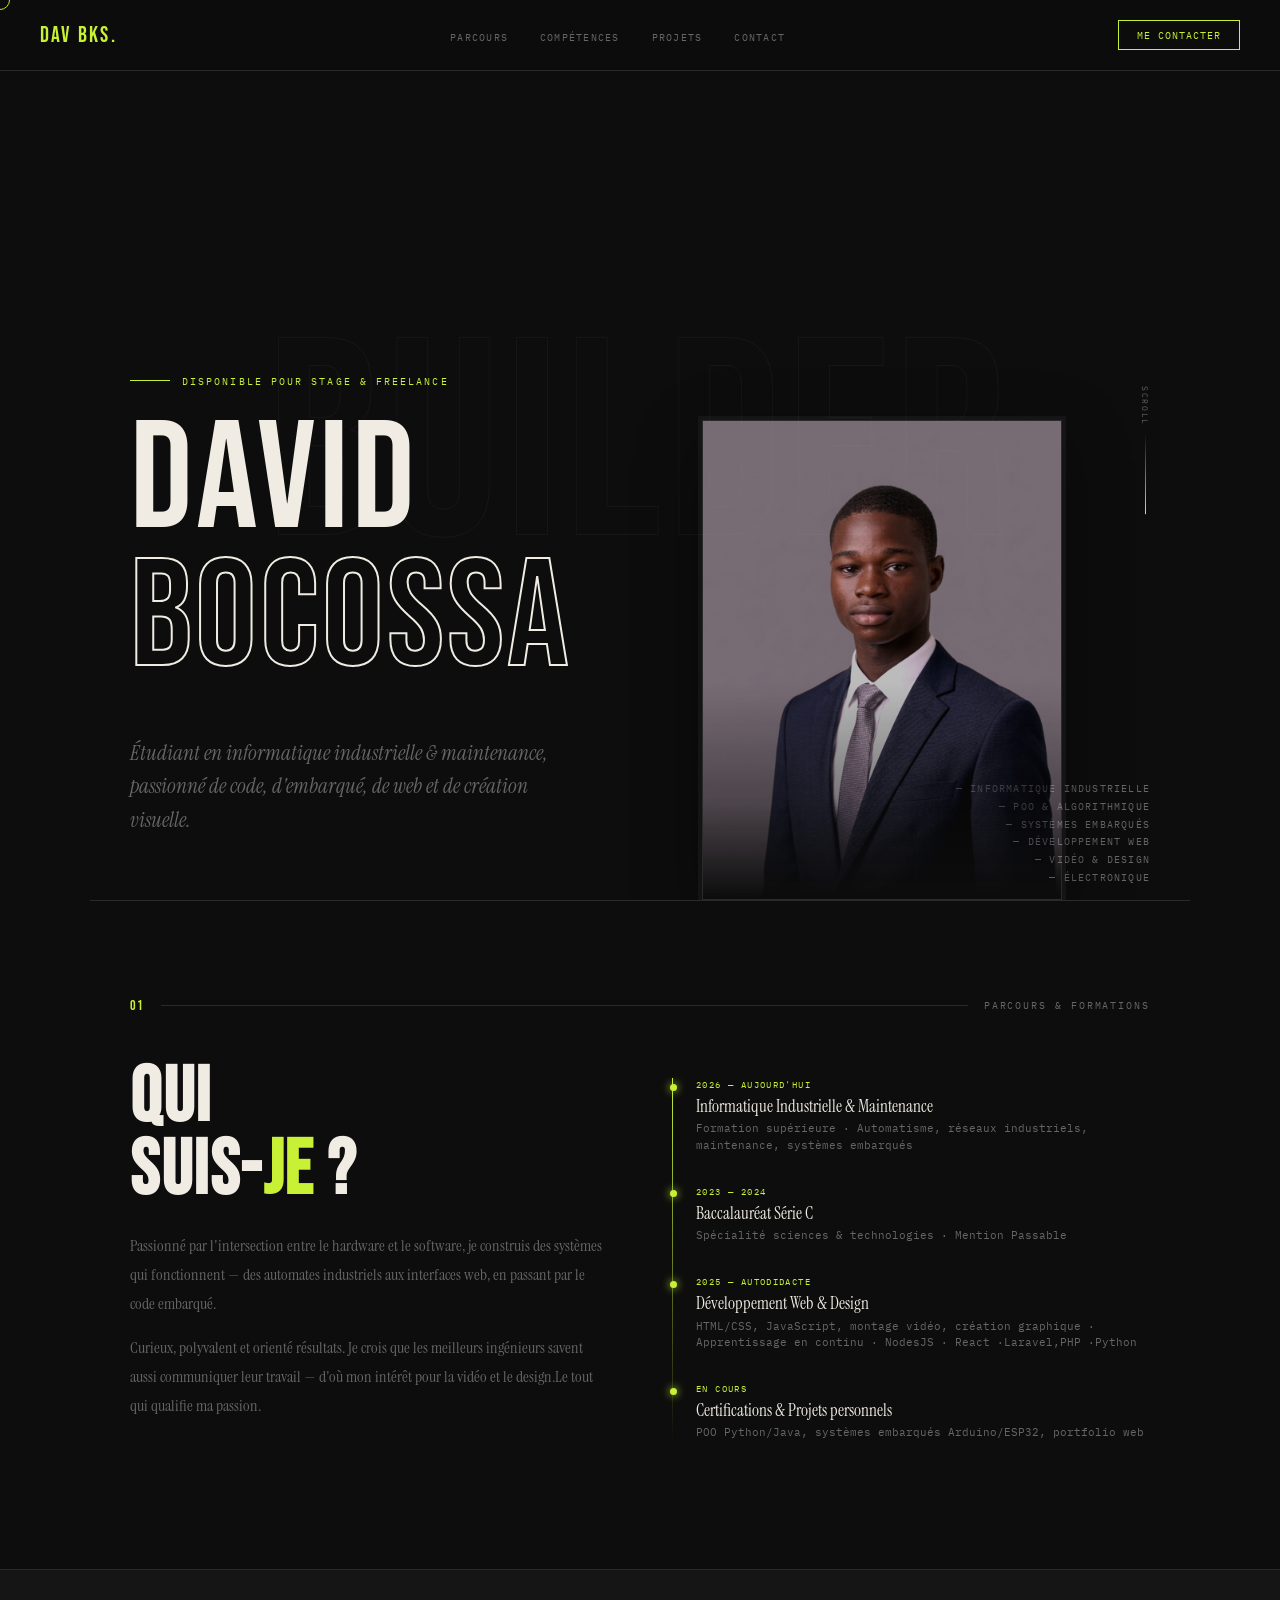
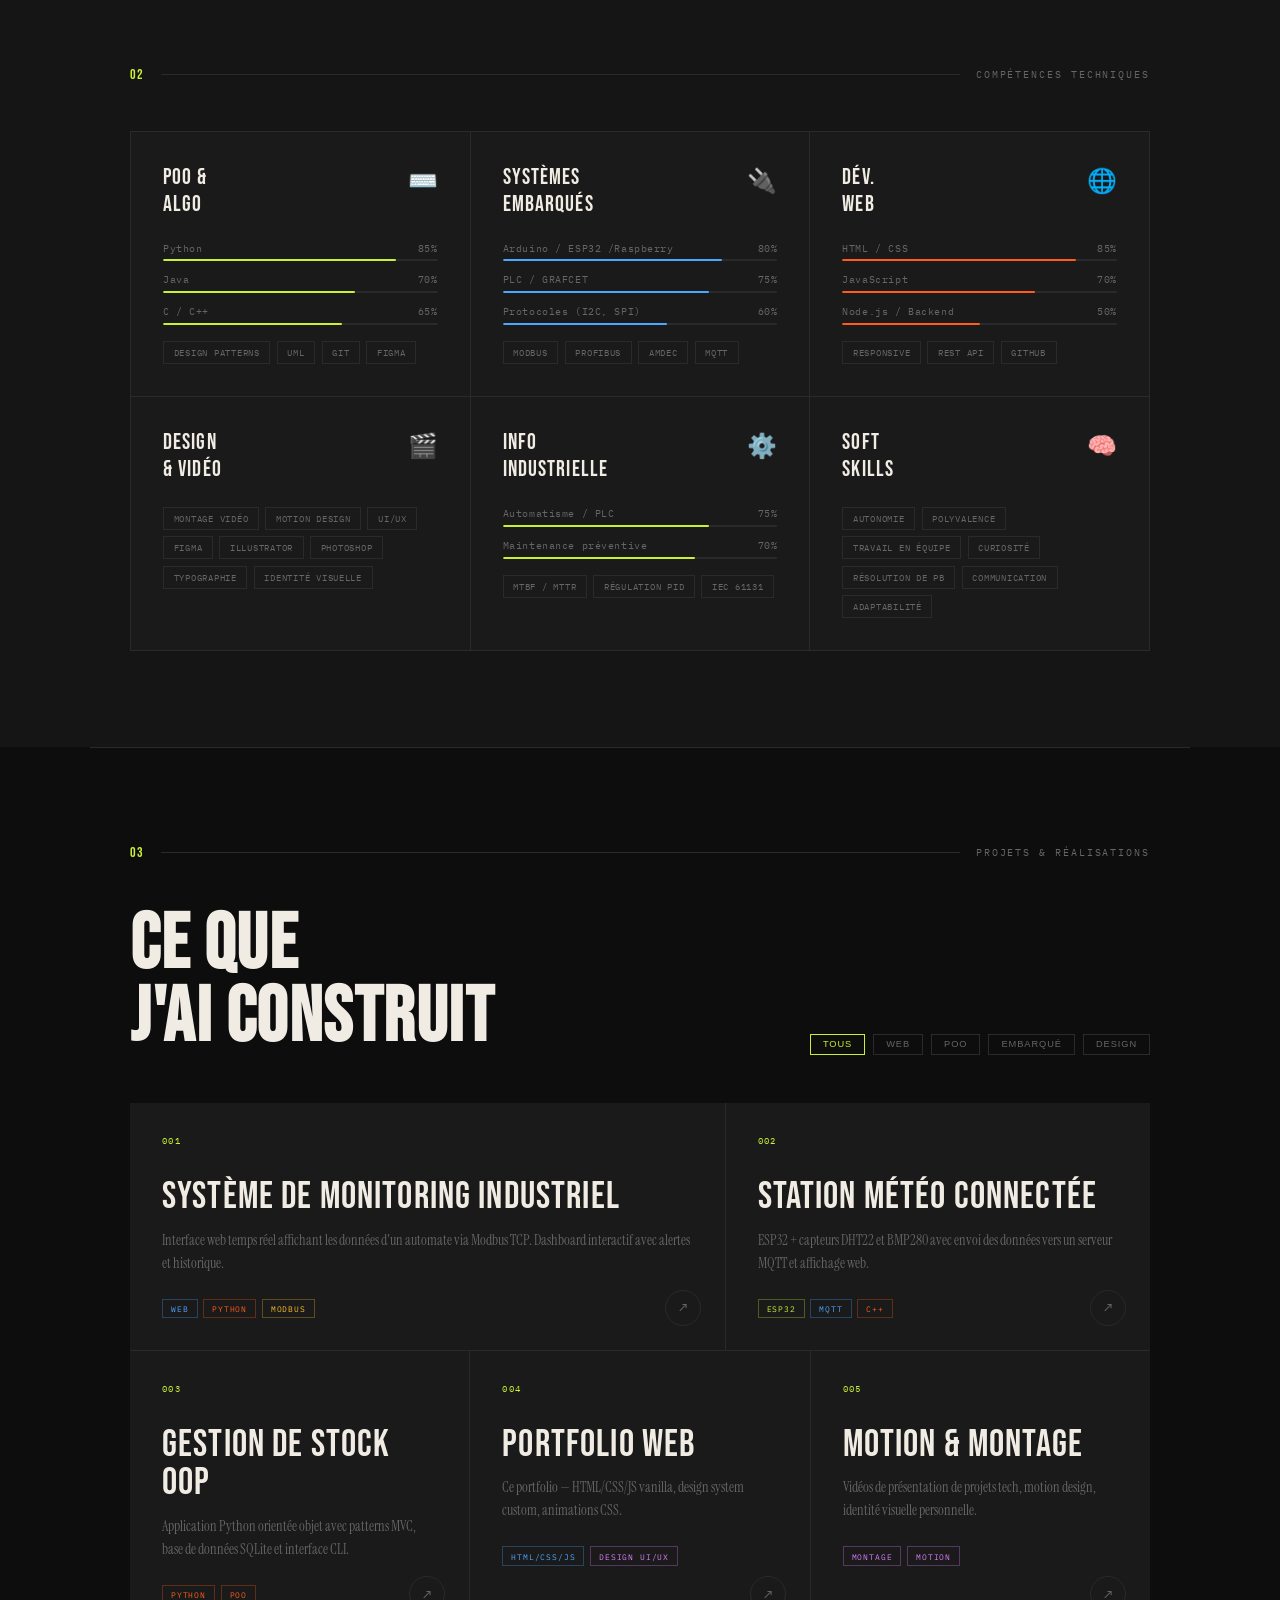
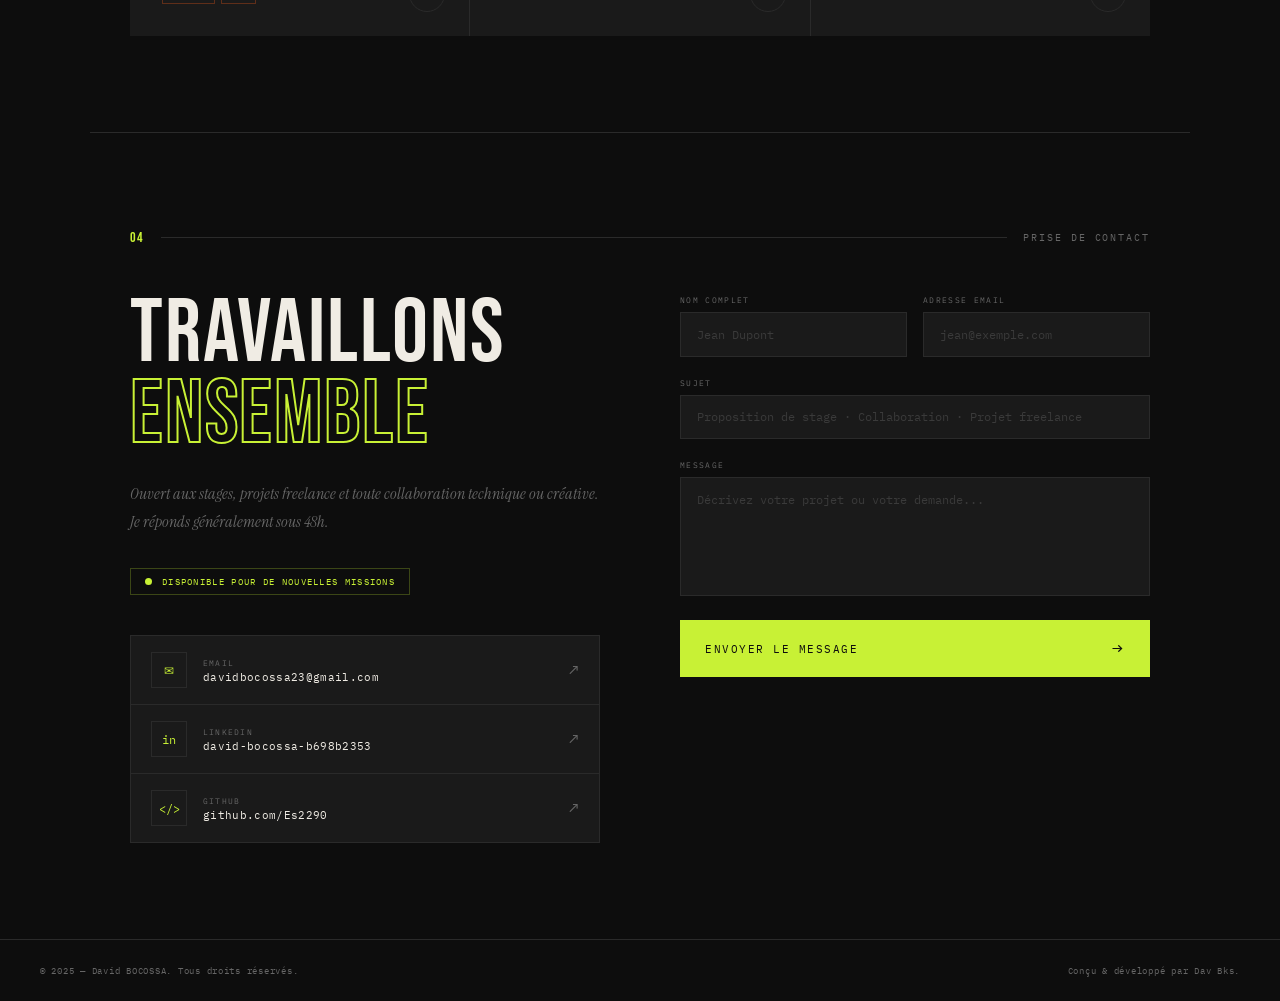
<file: Index.html>
<!DOCTYPE html>
<html lang="fr">

<head>
  <meta charset="UTF-8">
  <meta name="viewport" content="width=device-width, initial-scale=1.0">
  <title>Portfolio — Dav Bks</title>
  <link rel="stylesheet" href="style.css">


</head>

<body>

  <!-- CURSOR -->
  <div id="cursor"></div>

  <!-- NAV -->
  <nav>
    <a href="#hero" class="nav-logo">Dav Bks.</a>
    <ul class="nav-links">
      <li><a href="#about">Parcours</a></li>
      <li><a href="#skills">Compétences</a></li>
      <li><a href="#projects">Projets</a></li>
      <li><a href="#contact">Contact</a></li>
    </ul>
    <a href="mailto:votre@email.com" class="nav-cta">Me contacter</a>
  </nav>

  <!-- ══ HERO ══ -->
  <section id="hero">
    <div class="hero-bg-text">BUILDER</div>

    <div class="hero-scroll">
      <span class="scroll-label">Scroll</span>
      <div class="scroll-line"></div>
    </div>

    <div class="hero-tag">Disponible pour stage & freelance</div>

    <div class="hero-name">
      David<br><span>BOCOSSA</span>
    </div>
    <div class="hero-img">
      <img src="img/Dav.png" alt="" width="200px" height="200px">
    </div>
    <div class="hero-bottom">
      <p class="hero-desc">
        Étudiant en informatique industrielle & maintenance, passionné de code, d'embarqué, de web et de création
        visuelle.
      </p>
      <div class="hero-domains">
        <div class="hero-domain-item">— Informatique Industrielle</div>
        <div class="hero-domain-item">— POO & Algorithmique</div>
        <div class="hero-domain-item">— Systèmes Embarqués</div>
        <div class="hero-domain-item">— Développement Web</div>
        <div class="hero-domain-item">— Vidéo & Design</div>
        <div class="hero-domain-item">— Électronique</div>
      </div>
    </div>
  </section>

  <!-- ══ PARCOURS ══ -->
  <section id="about">
    <div class="section-eyebrow">
      <span class="eyebrow-num">01</span>
      <div class="eyebrow-line"></div>
      <span class="eyebrow-label">Parcours & Formations</span>
    </div>

    <div class="about-grid">
      <div class="about-left fade-up">
        <h2>Qui<br>suis-<em>je</em> ?</h2>
        <p>Passionné par l'intersection entre le hardware et le software, je construis des systèmes qui fonctionnent —
          des automates industriels aux interfaces web, en passant par le code embarqué.</p>
        <p>Curieux, polyvalent et orienté résultats. Je crois que les meilleurs ingénieurs savent aussi communiquer leur
          travail — d'où mon intérêt pour la vidéo et le design.Le tout qui qualifie ma passion.</p>
      </div>

      <div class="about-right">
        <div class="timeline">

          <div class="timeline-item">
            <div class="tl-year">2026 — Aujourd'hui</div>
            <div class="tl-title">Informatique Industrielle & Maintenance</div>
            <div class="tl-sub">Formation supérieure · Automatisme, réseaux industriels, maintenance, systèmes embarqués
            </div>
          </div>

          <div class="timeline-item">
            <div class="tl-year">2023 — 2024</div>
            <div class="tl-title">Baccalauréat Série C</div>
            <div class="tl-sub">Spécialité sciences & technologies · Mention Passable</div>
          </div>

          <div class="timeline-item">
            <div class="tl-year">2025 — Autodidacte</div>
            <div class="tl-title">Développement Web & Design</div>
            <div class="tl-sub">HTML/CSS, JavaScript, montage vidéo, création graphique · Apprentissage en continu ·
              NodesJS · React ·Laravel,PHP ·Python </div>
          </div>

          <div class="timeline-item">
            <div class="tl-year">En cours</div>
            <div class="tl-title">Certifications & Projets personnels</div>
            <div class="tl-sub">POO Python/Java, systèmes embarqués Arduino/ESP32, portfolio web</div>
          </div>

        </div>
      </div>
    </div>
  </section>

  <!-- ══ COMPÉTENCES ══ -->
  <section id="skills">
    <div class="inner">
      <div class="section-eyebrow">
        <span class="eyebrow-num">02</span>
        <div class="eyebrow-line"></div>
        <span class="eyebrow-label">Compétences Techniques</span>
      </div>

      <div class="skills-grid">

        <!-- POO -->
        <div class="skill-cat fade-up">
          <div class="skill-cat-header">
            <div class="skill-cat-name">POO &<br>Algo</div>
            <div class="skill-cat-icon">⌨️</div>
          </div>
          <div class="skill-bar-row">
            <div class="skill-bar-label"><span>Python</span><span>85%</span></div>
            <div class="skill-bar-track">
              <div class="skill-bar-fill" data-width="85"></div>
            </div>
          </div>
          <div class="skill-bar-row">
            <div class="skill-bar-label"><span>Java</span><span>70%</span></div>
            <div class="skill-bar-track">
              <div class="skill-bar-fill" data-width="70"></div>
            </div>
          </div>
          <div class="skill-bar-row">
            <div class="skill-bar-label"><span>C / C++</span><span>65%</span></div>
            <div class="skill-bar-track">
              <div class="skill-bar-fill" data-width="65"></div>
            </div>
          </div>
          <div class="skill-tags" style="margin-top:1rem;">
            <span class="skill-tag">Design Patterns</span>
            <span class="skill-tag">UML</span>
            <span class="skill-tag">Git</span>
            <span class="skill-tag">Figma</span>
          </div>
        </div>

        <!-- Embarqué -->
        <div class="skill-cat fade-up">
          <div class="skill-cat-header">
            <div class="skill-cat-name">Systèmes<br>Embarqués</div>
            <div class="skill-cat-icon">🔌</div>
          </div>
          <div class="skill-bar-row">
            <div class="skill-bar-label"><span>Arduino / ESP32 /Raspberry </span><span>80%</span></div>
            <div class="skill-bar-track">
              <div class="skill-bar-fill blue" data-width="80"></div>
            </div>
          </div>
          <div class="skill-bar-row">
            <div class="skill-bar-label"><span>PLC / GRAFCET</span><span>75%</span></div>
            <div class="skill-bar-track">
              <div class="skill-bar-fill blue" data-width="75"></div>
            </div>
          </div>
          <div class="skill-bar-row">
            <div class="skill-bar-label"><span>Protocoles (I2C, SPI)</span><span>60%</span></div>
            <div class="skill-bar-track">
              <div class="skill-bar-fill blue" data-width="60"></div>
            </div>
          </div>
          <div class="skill-tags" style="margin-top:1rem;">
            <span class="skill-tag">Modbus</span>
            <span class="skill-tag">Profibus</span>
            <span class="skill-tag">AMDEC</span>
            <span class="skill-tag">MQTT</span>
          </div>
        </div>

        <!-- Web -->
        <div class="skill-cat fade-up">
          <div class="skill-cat-header">
            <div class="skill-cat-name">Dév.<br>Web</div>
            <div class="skill-cat-icon">🌐</div>
          </div>
          <div class="skill-bar-row">
            <div class="skill-bar-label"><span>HTML / CSS</span><span>85%</span></div>
            <div class="skill-bar-track">
              <div class="skill-bar-fill orange" data-width="85"></div>
            </div>
          </div>
          <div class="skill-bar-row">
            <div class="skill-bar-label"><span>JavaScript</span><span>70%</span></div>
            <div class="skill-bar-track">
              <div class="skill-bar-fill orange" data-width="70"></div>
            </div>
          </div>
          <div class="skill-bar-row">
            <div class="skill-bar-label"><span>Node.js / Backend</span><span>50%</span></div>
            <div class="skill-bar-track">
              <div class="skill-bar-fill orange" data-width="50"></div>
            </div>
          </div>
          <div class="skill-tags" style="margin-top:1rem;">
            <span class="skill-tag">Responsive</span>
            <span class="skill-tag">REST API</span>
            <span class="skill-tag">GitHub</span>
          </div>
        </div>

        <!-- Design + Vidéo -->
        <div class="skill-cat fade-up">
          <div class="skill-cat-header">
            <div class="skill-cat-name">Design<br>& Vidéo</div>
            <div class="skill-cat-icon">🎬</div>
          </div>
          <div class="skill-tags">
            <span class="skill-tag">Montage vidéo</span>
            <span class="skill-tag">Motion design</span>
            <span class="skill-tag">UI/UX</span>
            <span class="skill-tag">Figma</span>
            <span class="skill-tag">Illustrator</span>
            <span class="skill-tag">Photoshop</span>
            <span class="skill-tag">Typographie</span>
            <span class="skill-tag">Identité visuelle</span>
          </div>
        </div>

        <!-- Industriel -->
        <div class="skill-cat fade-up">
          <div class="skill-cat-header">
            <div class="skill-cat-name">Info<br>Industrielle</div>
            <div class="skill-cat-icon">⚙️</div>
          </div>
          <div class="skill-bar-row">
            <div class="skill-bar-label"><span>Automatisme / PLC</span><span>75%</span></div>
            <div class="skill-bar-track">
              <div class="skill-bar-fill" data-width="75"></div>
            </div>
          </div>
          <div class="skill-bar-row">
            <div class="skill-bar-label"><span>Maintenance préventive</span><span>70%</span></div>
            <div class="skill-bar-track">
              <div class="skill-bar-fill" data-width="70"></div>
            </div>
          </div>
          <div class="skill-tags" style="margin-top:1rem;">
            <span class="skill-tag">MTBF / MTTR</span>
            <span class="skill-tag">Régulation PID</span>
            <span class="skill-tag">IEC 61131</span>
          </div>
        </div>

        <!-- Soft Skills -->
        <div class="skill-cat fade-up">
          <div class="skill-cat-header">
            <div class="skill-cat-name">Soft<br>Skills</div>
            <div class="skill-cat-icon">🧠</div>
          </div>
          <div class="skill-tags">
            <span class="skill-tag">Autonomie</span>
            <span class="skill-tag">Polyvalence</span>
            <span class="skill-tag">Travail en équipe</span>
            <span class="skill-tag">Curiosité</span>
            <span class="skill-tag">Résolution de pb</span>
            <span class="skill-tag">Communication</span>
            <span class="skill-tag">Adaptabilité</span>
          </div>
        </div>

      </div>
    </div>
  </section>

  <!-- ══ PROJETS ══ -->
  <section id="projects">
    <div class="section-eyebrow">
      <span class="eyebrow-num">03</span>
      <div class="eyebrow-line"></div>
      <span class="eyebrow-label">Projets & Réalisations</span>
    </div>

    <div class="projects-header">
      <h2>Ce que<br>j'ai construit</h2>
      <div class="projects-filter">
        <button class="filter-btn active" onclick="filterProjects('all', this)">Tous</button>
        <button class="filter-btn" onclick="filterProjects('web', this)">Web</button>
        <button class="filter-btn" onclick="filterProjects('poo', this)">POO</button>
        <button class="filter-btn" onclick="filterProjects('emb', this)">Embarqué</button>
        <button class="filter-btn" onclick="filterProjects('design', this)">Design</button>
      </div>
    </div>

    <div class="projects-grid" id="projectsGrid">

      <div class="project-card" data-cat="web poo">
        <div class="project-num">001</div>
        <div class="project-title">Système de Monitoring Industriel</div>
        <div class="project-desc">Interface web temps réel affichant les données d'un automate via Modbus TCP. Dashboard
          interactif avec alertes et historique.</div>
        <div class="project-tags">
          <span class="project-tag tag-web">Web</span>
          <span class="project-tag tag-poo">Python</span>
          <span class="project-tag tag-indus">Modbus</span>
        </div>
        <div class="project-arrow">↗</div>
      </div>

      <div class="project-card" data-cat="emb poo">
        <div class="project-num">002</div>
        <div class="project-title">Station Météo Connectée</div>
        <div class="project-desc">ESP32 + capteurs DHT22 et BMP280 avec envoi des données vers un serveur MQTT et
          affichage web.</div>
        <div class="project-tags">
          <span class="project-tag tag-emb">ESP32</span>
          <span class="project-tag tag-web">MQTT</span>
          <span class="project-tag tag-poo">C++</span>
        </div>
        <div class="project-arrow">↗</div>
      </div>

      <div class="project-card" data-cat="poo">
        <div class="project-num">003</div>
        <div class="project-title">Gestion de Stock OOP</div>
        <div class="project-desc">Application Python orientée objet avec patterns MVC, base de données SQLite et
          interface CLI.</div>
        <div class="project-tags">
          <span class="project-tag tag-poo">Python</span>
          <span class="project-tag tag-poo">POO</span>
        </div>
        <div class="project-arrow">↗</div>
      </div>

      <div class="project-card" data-cat="web design">
        <div class="project-num">004</div>
        <div class="project-title">Portfolio Web</div>
        <div class="project-desc">Ce portfolio — HTML/CSS/JS vanilla, design system custom, animations CSS.</div>
        <div class="project-tags">
          <span class="project-tag tag-web">HTML/CSS/JS</span>
          <span class="project-tag tag-design">Design UI/UX</span>
        </div>
        <div class="project-arrow">↗</div>
      </div>

      <div class="project-card" data-cat="design">
        <div class="project-num">005</div>
        <div class="project-title">Motion & Montage</div>
        <div class="project-desc">Vidéos de présentation de projets tech, motion design, identité visuelle personnelle.
        </div>
        <div class="project-tags">
          <span class="project-tag tag-design">Montage</span>
          <span class="project-tag tag-design">Motion</span>
        </div>
        <div class="project-arrow">↗</div>
      </div>

    </div>
  </section>

  <!-- ══ CONTACT ══ -->
  <section id="contact">

    <div class="section-eyebrow">
      <span class="eyebrow-num">04</span>
      <div class="eyebrow-line"></div>
      <span class="eyebrow-label">Prise de Contact</span>
    </div>

    <div class="contact-grid">

      <!-- ── Colonne gauche ── -->
      <div class="contact-left fade-up">

        <div class="contact-big">
          TRAVAILLONS<br><span>ENSEMBLE</span>
        </div>

        <p class="contact-sub">
          Ouvert aux stages, projets freelance et toute collaboration technique ou créative.
          Je réponds généralement sous 48h.
        </p>

        <div class="contact-status">
          <span class="status-dot"></span>
          Disponible pour de nouvelles missions
        </div>

        <div class="contact-info-list">

          <a href="mailto:davidbocossa23@gmail.com" class="contact-info-item">
            <div class="contact-info-icon">✉</div>
            <div class="contact-info-text">
              <div class="contact-info-label">Email</div>
              <div class="contact-info-val">davidbocossa23@gmail.com</div>
            </div>
            <span class="contact-info-arrow">↗</span>
          </a>

          <a href="https://linkedin.com/in/david-bocossa-b698b2353" class="contact-info-item" target="_blank">
            <div class="contact-info-icon">in</div>
            <div class="contact-info-text">
              <div class="contact-info-label">LinkedIn</div>
              <div class="contact-info-val">david-bocossa-b698b2353</div>
            </div>
            <span class="contact-info-arrow">↗</span>
          </a>

          <a href="https://github.com/Es2290" class="contact-info-item" target="_blank">
            <div class="contact-info-icon">&lt;/&gt;</div>
            <div class="contact-info-text">
              <div class="contact-info-label">GitHub</div>
              <div class="contact-info-val">github.com/Es2290</div>
            </div>
            <span class="contact-info-arrow">↗</span>
          </a>

        </div>
      </div>

      <!-- ── Colonne droite : Formulaire ── -->
      <div class="contact-right fade-up">
        <form class="contact-form" id="contactForm" onsubmit="handleContactForm(event)" novalidate>

          <div class="form-row">
            <div class="form-group">
              <label for="contactName">Nom complet</label>
              <input type="text" id="contactName" name="name" placeholder="Jean Dupont" required>
            </div>
            <div class="form-group">
              <label for="contactEmail">Adresse email</label>
              <input type="email" id="contactEmail" name="email" placeholder="jean@exemple.com" required>
            </div>
          </div>

          <div class="form-group">
            <label for="contactSubject">Sujet</label>
            <input type="text" id="contactSubject" name="subject" placeholder="Proposition de stage · Collaboration · Projet freelance">
          </div>

          <div class="form-group">
            <label for="contactMessage">Message</label>
            <textarea id="contactMessage" name="message" rows="6" placeholder="Décrivez votre projet ou votre demande..." required></textarea>
          </div>

          <button type="submit" class="form-submit" id="formSubmit">
            <span class="form-submit-text">Envoyer le message</span>
            <span class="form-submit-icon">→</span>
          </button>

          <div class="form-success" id="formSuccess">
            <span class="form-success-icon">✓</span>
            Message envoyé — Je vous répondrai sous 48h !
          </div>

        </form>
      </div>

    </div>
  </section>

  <!-- FOOTER -->
  <footer>
    <p>© 2025 — David BOCOSSA. Tous droits réservés.</p>
    <p>Conçu & développé par Dav Bks.</p>
  </footer>
  <script src="Index.JS" defer></script>
</body>

</html>
</file>
<file: style.css>
@import url('https://fonts.googleapis.com/css2?family=Bebas+Neue&family=Instrument+Serif:ital@0;1&family=IBM+Plex+Mono:wght@300;400;500&display=swap');

  :root {
      --bg: #0d0d0d;
      --surface: #151515;
      --card: #1a1a1a;
      --border: #2a2a2a;
      --lime: #c8f135;
      --orange: #ff5c1a;
      --blue: #4da6ff;
      --white: #f0ece4;
      --muted: #666;
      --cursor-size: 20px;
  }

  *,
  *::before,
  *::after {
      box-sizing: border-box;
      margin: 0;
      padding: 0;
  }

  html {
      scroll-behavior: smooth;
  }

  body {
      font-family: 'IBM Plex Mono', monospace;
      background: var(--bg);
      color: var(--white);
      overflow-x: hidden;
      cursor: none;
  }

  /* ── CUSTOM CURSOR ── */
  #cursor {
      position: fixed;
      width: var(--cursor-size);
      height: var(--cursor-size);
      border: 1.5px solid var(--lime);
      border-radius: 50%;
      pointer-events: none;
      z-index: 9999;
      transform: translate(-50%, -50%);
      transition: width 0.2s, height 0.2s, background 0.2s, border-color 0.2s;
      mix-blend-mode: difference;
  }

  #cursor.hovering {
      width: 50px;
      height: 50px;
      background: rgba(200, 241, 53, 0.15);
  }

  /* ── NAV ── */
  nav {
      position: fixed;
      top: 0;
      left: 0;
      right: 0;
      z-index: 100;
      display: flex;
      justify-content: space-between;
      align-items: center;
      padding: 1.25rem 2.5rem;
      border-bottom: 1px solid var(--border);
      background: rgba(13, 13, 13, 0.85);
      backdrop-filter: blur(12px);
  }

  .nav-logo {
      font-family: 'Bebas Neue', sans-serif;
      font-size: 1.4rem;
      letter-spacing: 0.1em;
      color: var(--lime);
      text-decoration: none;
  }

  .nav-links {
      display: flex;
      gap: 2rem;
      list-style: none;
  }

  .nav-links a {
      font-size: 0.65rem;
      color: var(--muted);
      text-decoration: none;
      letter-spacing: 0.12em;
      text-transform: uppercase;
      transition: color 0.2s;
  }

  .nav-links a:hover {
      color: var(--lime);
  }

  .nav-cta {
      font-size: 0.65rem;
      padding: 0.45rem 1.1rem;
      border: 1px solid var(--lime);
      color: var(--lime);
      text-decoration: none;
      letter-spacing: 0.1em;
      text-transform: uppercase;
      transition: all 0.2s;
  }

  .nav-cta:hover {
      background: var(--lime);
      color: var(--bg);
  }

  /* ── HERO ── */
  #hero {
      min-height: 100vh;
      display: flex;
      flex-direction: column;
      justify-content: flex-end;
      padding: 0 2.5rem 4rem;
      position: relative;
      overflow: hidden;
  }

  .hero-bg-text {
      position: absolute;
      top: 50%;
      left: 50%;
      transform: translate(-50%, -50%);
      font-family: 'Bebas Neue', sans-serif;
      font-size: clamp(8rem, 22vw, 22rem);
      color: transparent;
      -webkit-text-stroke: 1px rgba(255, 255, 255, 0.04);
      white-space: nowrap;
      pointer-events: none;
      user-select: none;
      letter-spacing: 0.02em;
      animation: builderFlash 10s ease-in-out infinite;
  }

  @keyframes builderFlash {
      0% {
          -webkit-text-stroke: 1px rgba(255, 255, 255, 0.04);
      }

      10% {
          -webkit-text-stroke: 1px rgba(200, 241, 53, 0.55);
      }

      20% {
          -webkit-text-stroke: 1px rgba(200, 241, 53, 0.10);
      }

      24% {
          -webkit-text-stroke: 1px rgba(200, 241, 53, 0.55);
      }

      100% {
          -webkit-text-stroke: 1px rgba(58, 54, 54, 0.04);
      }
  }

  .hero-tag {
      font-size: 0.65rem;
      letter-spacing: 0.2em;
      text-transform: uppercase;
      color: var(--lime);
      margin-bottom: 1.5rem;
      display: flex;
      align-items: center;
      gap: 0.75rem;
  }

  .hero-tag::before {
      content: '';
      width: 40px;
      height: 1px;
      background: var(--lime);
  }

  .hero-name {
      font-family: 'Bebas Neue', sans-serif;
      font-size: clamp(4rem, 12vw, 11rem);
      line-height: 0.9;
      letter-spacing: 0.02em;
      color: var(--white);
      cursor: default;
      transition: color 0.3s ease;
  }

  .hero-name:hover {
      color: var(--lime);
  }

  .hero-name span {
      color: transparent;
      -webkit-text-stroke: 2px var(--white);
      transition: -webkit-text-stroke-color 0.3s ease;
  }

  .hero-name:hover span {
      -webkit-text-stroke-color: var(--lime);
  }

  /* ── HERO PHOTO ── */
  .hero-img {
      position: absolute;
      right: 8rem;
      bottom: 0;
      z-index: 2;
      pointer-events: none;
      user-select: none;
      border: 1px solid rgba(255, 255, 255, 0.12);
      box-shadow:
          0 0 0 4px rgba(255, 255, 255, 0.04),
          0 20px 60px rgba(0, 0, 0, 0.4);
  }

  .hero-img img {
      width: clamp(220px, 28vw, 420px);
      height: auto;
      display: block;
      object-fit: cover;
      object-position: top center;
      opacity: 0.72;
      filter: grayscale(25%) contrast(1.05);
      mask-image: linear-gradient(to top, transparent 0%, rgba(0, 0, 0, 0.6) 20%, black 45%);
      -webkit-mask-image: linear-gradient(to top, transparent 0%, rgba(0, 0, 0, 0.6) 20%, black 45%);
      transition: opacity 0.4s ease, filter 0.4s ease;
  }

  .hero-img img:hover {
      opacity: 0.95;
      filter: grayscale(0%) contrast(1.08);
  }

  .hero-bottom {
      display: flex;
      justify-content: space-between;
      align-items: flex-end;
      margin-top: 3rem;
      flex-wrap: wrap;
      gap: 1.5rem;
  }

  .hero-desc {
      font-family: 'Instrument Serif', serif;
      font-style: italic;
      font-size: clamp(1rem, 2vw, 1.3rem);
      color: var(--muted);
      max-width: 420px;
      line-height: 1.6;
  }

  .hero-domains {
      display: flex;
      flex-direction: column;
      gap: 0.3rem;
      text-align: right;
      margin-bottom: -3.5rem;
      padding-bottom: 0.5rem;
  }

  .hero-domain-item {
      font-size: 0.62rem;
      letter-spacing: 0.12em;
      text-transform: uppercase;
      color: var(--muted);
      transition: color 0.2s;
      cursor: default;
  }

  .hero-domain-item:hover {
      color: var(--lime);
  }

  .hero-scroll {
      position: absolute;
      right: 2.5rem;
      top: 50%;
      transform: translateY(-50%);
      display: flex;
      flex-direction: column;
      align-items: center;
      gap: 0.5rem;
  }

  .scroll-line {
      width: 1px;
      height: 80px;
      background: linear-gradient(to bottom, transparent, var(--lime));
      animation: scrollPulse 2s ease-in-out infinite;
  }

  @keyframes scrollPulse {

      0%,
      100% {
          opacity: 0.3;
      }

      50% {
          opacity: 1;
      }
  }

  .scroll-label {
      font-size: 0.5rem;
      letter-spacing: 0.2em;
      text-transform: uppercase;
      color: var(--muted);
      writing-mode: vertical-rl;
  }

  /* ── SECTION BASE ── */
  section {
      max-width: 1100px;
      margin: 0 auto;
      padding: 6rem 2.5rem;
  }

  .section-eyebrow {
      display: flex;
      align-items: center;
      gap: 1rem;
      margin-bottom: 3rem;
  }

  .eyebrow-num {
      font-family: 'Bebas Neue', sans-serif;
      font-size: 0.9rem;
      color: var(--lime);
      letter-spacing: 0.1em;
  }

  .eyebrow-line {
      flex: 1;
      height: 1px;
      background: var(--border);
  }

  .eyebrow-label {
      font-size: 0.6rem;
      letter-spacing: 0.2em;
      text-transform: uppercase;
      color: var(--muted);
  }

  /* ── ABOUT / PARCOURS ── */
  #about {
      border-top: 1px solid var(--border);
  }

  .about-grid {
      display: grid;
      grid-template-columns: 1fr 1fr;
      gap: 4rem;
      align-items: start;
  }

  .about-left h2 {
      font-family: 'Bebas Neue', sans-serif;
      font-size: clamp(2.5rem, 6vw, 5rem);
      line-height: 0.95;
      letter-spacing: 0.02em;
      margin-bottom: 1.5rem;
  }

  .about-left h2 em {
      font-style: normal;
      color: var(--lime);
  }

  .about-left p {
      font-family: 'Instrument Serif', serif;
      font-size: 1rem;
      color: var(--muted);
      line-height: 1.8;
      margin-bottom: 1rem;
  }

  .about-right {
      padding-top: 1rem;
  }

  /* Timeline */
  .timeline {
      position: relative;
      padding-left: 1.5rem;
  }

  .timeline::before {
      content: '';
      position: absolute;
      left: 0;
      top: 0;
      bottom: 0;
      width: 1px;
      background: linear-gradient(to bottom, var(--lime), transparent);
  }

  .timeline-item {
      position: relative;
      margin-bottom: 2rem;
      opacity: 0;
      transform: translateX(20px);
      animation: fadeInRight 0.6s forwards;
  }

  .timeline-item:nth-child(1) {
      animation-delay: 0.1s;
  }

  .timeline-item:nth-child(2) {
      animation-delay: 0.25s;
  }

  .timeline-item:nth-child(3) {
      animation-delay: 0.4s;
  }

  .timeline-item:nth-child(4) {
      animation-delay: 0.55s;
  }

  @keyframes fadeInRight {
      to {
          opacity: 1;
          transform: translateX(0);
      }
  }

  .timeline-item::before {
      content: '';
      position: absolute;
      left: -1.65rem;
      top: 0.35rem;
      width: 7px;
      height: 7px;
      border-radius: 50%;
      background: var(--lime);
      box-shadow: 0 0 8px var(--lime);
  }

  .tl-year {
      font-size: 0.58rem;
      color: var(--lime);
      letter-spacing: 0.15em;
      text-transform: uppercase;
      margin-bottom: 0.25rem;
  }

  .tl-title {
      font-family: 'Instrument Serif', serif;
      font-size: 1.05rem;
      color: var(--white);
      margin-bottom: 0.2rem;
  }

  .tl-sub {
      font-size: 0.68rem;
      color: var(--muted);
      line-height: 1.5;
  }

  /* ── COMPÉTENCES ── */
  #skills {
      border-top: 1px solid var(--border);
      background: var(--surface);
      max-width: 100%;
      padding: 6rem 0;
  }

  #skills .inner {
      max-width: 1100px;
      margin: 0 auto;
      padding: 0 2.5rem;
  }

  .skills-grid {
      display: grid;
      grid-template-columns: repeat(auto-fill, minmax(300px, 1fr));
      gap: 1px;
      background: var(--border);
      border: 1px solid var(--border);
  }

  .skill-cat {
      background: var(--card);
      padding: 2rem;
      transition: background 0.2s;
  }

  .skill-cat:hover {
      background: #1f1f1f;
  }

  .skill-cat-header {
      display: flex;
      justify-content: space-between;
      align-items: flex-start;
      margin-bottom: 1.5rem;
  }

  .skill-cat-name {
      font-family: 'Bebas Neue', sans-serif;
      font-size: 1.4rem;
      letter-spacing: 0.05em;
  }

  .skill-cat-icon {
      font-size: 1.5rem;
  }

  .skill-tags {
      display: flex;
      flex-wrap: wrap;
      gap: 0.4rem;
  }

  .skill-tag {
      font-size: 0.58rem;
      padding: 0.25rem 0.6rem;
      border: 1px solid var(--border);
      color: var(--muted);
      letter-spacing: 0.08em;
      text-transform: uppercase;
      transition: all 0.2s;
  }

  .skill-tag:hover {
      border-color: var(--lime);
      color: var(--lime);
  }

  .skill-bar-row {
      margin-bottom: 0.75rem;
  }

  .skill-bar-label {
      display: flex;
      justify-content: space-between;
      font-size: 0.6rem;
      color: var(--muted);
      margin-bottom: 0.3rem;
      letter-spacing: 0.06em;
  }

  .skill-bar-track {
      height: 2px;
      background: var(--border);
      border-radius: 1px;
      overflow: hidden;
  }

  .skill-bar-fill {
      height: 100%;
      border-radius: 1px;
      background: var(--lime);
      width: 0;
      transition: width 1.2s cubic-bezier(0.4, 0, 0.2, 1);
  }

  .skill-bar-fill.orange {
      background: var(--orange);
  }

  .skill-bar-fill.blue {
      background: var(--blue);
  }

  /* ── PROJETS ── */
  #projects {
      border-top: 1px solid var(--border);
  }

  .projects-header {
      display: flex;
      justify-content: space-between;
      align-items: flex-end;
      margin-bottom: 3rem;
  }

  .projects-header h2 {
      font-family: 'Bebas Neue', sans-serif;
      font-size: clamp(2.5rem, 6vw, 5rem);
      line-height: 0.95;
      letter-spacing: 0.02em;
  }

  .projects-filter {
      display: flex;
      gap: 0.5rem;
      flex-wrap: wrap;
  }

  .filter-btn {
      font-size: 0.58rem;
      padding: 0.3rem 0.75rem;
      border: 1px solid var(--border);
      background: transparent;
      color: var(--muted);
      letter-spacing: 0.1em;
      text-transform: uppercase;
      cursor: pointer;
      transition: all 0.2s;
  }

  .filter-btn.active,
  .filter-btn:hover {
      border-color: var(--lime);
      color: var(--lime);
  }

  .projects-grid {
      display: grid;
      grid-template-columns: repeat(12, 1fr);
      gap: 1px;
      background: var(--border);
  }

  .project-card {
      background: var(--card);
      padding: 2rem;
      position: relative;
      overflow: hidden;
      transition: background 0.25s;
      cursor: pointer;
  }

  .project-card:nth-child(1) {
      grid-column: span 7;
  }

  .project-card:nth-child(2) {
      grid-column: span 5;
  }

  .project-card:nth-child(3) {
      grid-column: span 4;
  }

  .project-card:nth-child(4) {
      grid-column: span 4;
  }

  .project-card:nth-child(5) {
      grid-column: span 4;
  }

  .project-card::before {
      content: '';
      position: absolute;
      inset: 0;
      background: linear-gradient(135deg, rgba(200, 241, 53, 0.04), transparent);
      opacity: 0;
      transition: opacity 0.3s;
  }

  .project-card:hover {
      background: #1d1d1d;
  }

  .project-card:hover::before {
      opacity: 1;
  }

  .project-num {
      font-size: 0.55rem;
      color: var(--lime);
      letter-spacing: 0.15em;
      margin-bottom: 2rem;
  }

  .project-title {
      font-family: 'Bebas Neue', sans-serif;
      font-size: clamp(1.5rem, 3vw, 2.4rem);
      letter-spacing: 0.03em;
      line-height: 1;
      margin-bottom: 0.75rem;
      transition: color 0.2s;
  }

  .project-card:hover .project-title {
      color: var(--lime);
  }

  .project-desc {
      font-family: 'Instrument Serif', serif;
      font-size: 0.9rem;
      color: var(--muted);
      line-height: 1.6;
      margin-bottom: 1.5rem;
  }

  .project-tags {
      display: flex;
      flex-wrap: wrap;
      gap: 0.35rem;
  }

  .project-tag {
      font-size: 0.52rem;
      padding: 0.2rem 0.5rem;
      letter-spacing: 0.1em;
      text-transform: uppercase;
  }

  .tag-poo {
      color: #ff5c1a;
      border: 1px solid rgba(255, 92, 26, 0.3);
  }

  .tag-web {
      color: #4da6ff;
      border: 1px solid rgba(77, 166, 255, 0.3);
  }

  .tag-emb {
      color: #c8f135;
      border: 1px solid rgba(200, 241, 53, 0.3);
  }

  .tag-design {
      color: #d97dff;
      border: 1px solid rgba(217, 125, 255, 0.3);
  }

  .tag-indus {
      color: #fbbf24;
      border: 1px solid rgba(251, 191, 36, 0.3);
  }

  .project-arrow {
      position: absolute;
      bottom: 1.5rem;
      right: 1.5rem;
      width: 36px;
      height: 36px;
      border: 1px solid var(--border);
      border-radius: 50%;
      display: flex;
      align-items: center;
      justify-content: center;
      font-size: 0.9rem;
      color: var(--muted);
      transition: all 0.2s;
  }

  .project-card:hover .project-arrow {
      border-color: var(--lime);
      color: var(--lime);
      transform: rotate(45deg);
  }

  /* ── CONTACT ── */
  #contact {
      border-top: 1px solid var(--border);
  }

  .contact-grid {
      display: grid;
      grid-template-columns: 1fr 1fr;
      gap: 5rem;
      align-items: start;
  }

  /* -- Left column -- */
  .contact-big {
      font-family: 'Bebas Neue', sans-serif;
      font-size: clamp(2.8rem, 7vw, 6.5rem);
      letter-spacing: 0.02em;
      line-height: 0.9;
      margin-bottom: 1.5rem;
      color: var(--white);
  }

  .contact-big span {
      color: transparent;
      -webkit-text-stroke: 2px var(--lime);
  }

  .contact-sub {
      font-family: 'Instrument Serif', serif;
      font-style: italic;
      font-size: 1rem;
      color: var(--muted);
      margin-bottom: 2rem;
      line-height: 1.75;
  }

  .contact-status {
      display: inline-flex;
      align-items: center;
      gap: 0.6rem;
      font-size: 0.58rem;
      letter-spacing: 0.14em;
      text-transform: uppercase;
      color: var(--lime);
      border: 1px solid rgba(200, 241, 53, 0.25);
      padding: 0.4rem 0.9rem;
      margin-bottom: 2.5rem;
  }

  .status-dot {
      width: 7px;
      height: 7px;
      border-radius: 50%;
      background: var(--lime);
      flex-shrink: 0;
      animation: statusPulse 2s ease-in-out infinite;
  }

  @keyframes statusPulse {
      0%, 100% { box-shadow: 0 0 0 0 rgba(200, 241, 53, 0.5); }
      50%       { box-shadow: 0 0 0 6px rgba(200, 241, 53, 0); }
  }

  .contact-info-list {
      display: flex;
      flex-direction: column;
      gap: 1px;
      background: var(--border);
      border: 1px solid var(--border);
  }

  .contact-info-item {
      display: flex;
      align-items: center;
      gap: 1rem;
      padding: 1rem 1.25rem;
      background: var(--card);
      text-decoration: none;
      transition: background 0.2s;
  }

  .contact-info-item:hover {
      background: #1f1f1f;
  }

  .contact-info-item:hover .contact-info-arrow {
      color: var(--lime);
      transform: rotate(45deg);
  }

  .contact-info-icon {
      width: 36px;
      height: 36px;
      border: 1px solid var(--border);
      display: flex;
      align-items: center;
      justify-content: center;
      font-size: 0.72rem;
      color: var(--lime);
      flex-shrink: 0;
      font-family: 'IBM Plex Mono', monospace;
      letter-spacing: 0;
  }

  .contact-info-text {
      flex: 1;
      min-width: 0;
  }

  .contact-info-label {
      font-size: 0.52rem;
      letter-spacing: 0.15em;
      text-transform: uppercase;
      color: var(--muted);
      margin-bottom: 0.15rem;
  }

  .contact-info-val {
      font-size: 0.7rem;
      color: var(--white);
      letter-spacing: 0.03em;
      white-space: nowrap;
      overflow: hidden;
      text-overflow: ellipsis;
  }

  .contact-info-arrow {
      font-size: 1rem;
      color: var(--muted);
      transition: color 0.2s, transform 0.2s;
      flex-shrink: 0;
  }

  /* -- Right column : Form -- */
  .contact-form {
      display: flex;
      flex-direction: column;
      gap: 1.25rem;
  }

  .form-row {
      display: grid;
      grid-template-columns: 1fr 1fr;
      gap: 1rem;
  }

  .form-group {
      display: flex;
      flex-direction: column;
      gap: 0.45rem;
  }

  .form-group label {
      font-size: 0.52rem;
      letter-spacing: 0.16em;
      text-transform: uppercase;
      color: var(--muted);
  }

  .form-group input,
  .form-group textarea {
      background: var(--card);
      border: 1px solid var(--border);
      color: var(--white);
      font-family: 'IBM Plex Mono', monospace;
      font-size: 0.75rem;
      padding: 0.85rem 1rem;
      outline: none;
      transition: border-color 0.2s, background 0.2s;
      resize: none;
      width: 100%;
  }

  .form-group input::placeholder,
  .form-group textarea::placeholder {
      color: #3a3a3a;
  }

  .form-group input:focus,
  .form-group textarea:focus {
      border-color: var(--lime);
      background: #151515;
  }

  .form-submit {
      display: flex;
      align-items: center;
      justify-content: space-between;
      padding: 1rem 1.5rem;
      background: var(--lime);
      color: var(--bg);
      border: 1px solid var(--lime);
      font-family: 'IBM Plex Mono', monospace;
      font-size: 0.68rem;
      letter-spacing: 0.14em;
      text-transform: uppercase;
      cursor: pointer;
      transition: all 0.25s;
      margin-top: 0.25rem;
      width: 100%;
  }

  .form-submit:hover {
      background: transparent;
      color: var(--lime);
  }

  .form-submit:disabled {
      opacity: 0.6;
      cursor: not-allowed;
  }

  .form-submit-icon {
      font-size: 1.1rem;
      transition: transform 0.2s;
  }

  .form-submit:not(:disabled):hover .form-submit-icon {
      transform: translateX(5px);
  }

  .form-success {
      display: none;
      align-items: center;
      gap: 0.65rem;
      font-size: 0.62rem;
      letter-spacing: 0.1em;
      color: var(--lime);
      padding: 0.9rem 1.1rem;
      border: 1px solid rgba(200, 241, 53, 0.25);
      background: rgba(200, 241, 53, 0.04);
      animation: successFadeIn 0.4s ease;
  }

  .form-success.show {
      display: flex;
  }

  .form-success-icon {
      font-size: 1rem;
      flex-shrink: 0;
  }

  @keyframes successFadeIn {
      from { opacity: 0; transform: translateY(6px); }
      to   { opacity: 1; transform: translateY(0); }
  }

  /* ── FOOTER ── */
  footer {
      border-top: 1px solid var(--border);
      padding: 1.5rem 2.5rem;
      display: flex;
      justify-content: space-between;
      align-items: center;
      max-width: 100%;
  }

  footer p {
      font-size: 0.58rem;
      color: var(--muted);
      letter-spacing: 0.08em;
  }

  /* ── ANIMATIONS GLOBALES ── */
  .fade-up {
      opacity: 0;
      transform: translateY(30px);
      transition: opacity 0.7s ease, transform 0.7s ease;
  }

  .fade-up.visible {
      opacity: 1;
      transform: translateY(0);
  }

  /* ── RESPONSIVE ── */
  @media (max-width: 768px) {
      nav {
          padding: 1rem 1.25rem;
      }

      .nav-links {
          display: none;
      }

      #hero {
          padding: 0 1.25rem 3rem;
      }

      section {
          padding: 4rem 1.25rem;
      }

      .about-grid {
          grid-template-columns: 1fr;
          gap: 2.5rem;
      }

      .project-card:nth-child(n) {
          grid-column: span 12;
      }

      .projects-header {
          flex-direction: column;
          align-items: flex-start;
          gap: 1rem;
      }

      .contact-grid {
          grid-template-columns: 1fr;
          gap: 3rem;
      }

      .form-row {
          grid-template-columns: 1fr;
      }

      footer {
          flex-direction: column;
          gap: 0.5rem;
          text-align: center;
      }
  }
</file>
